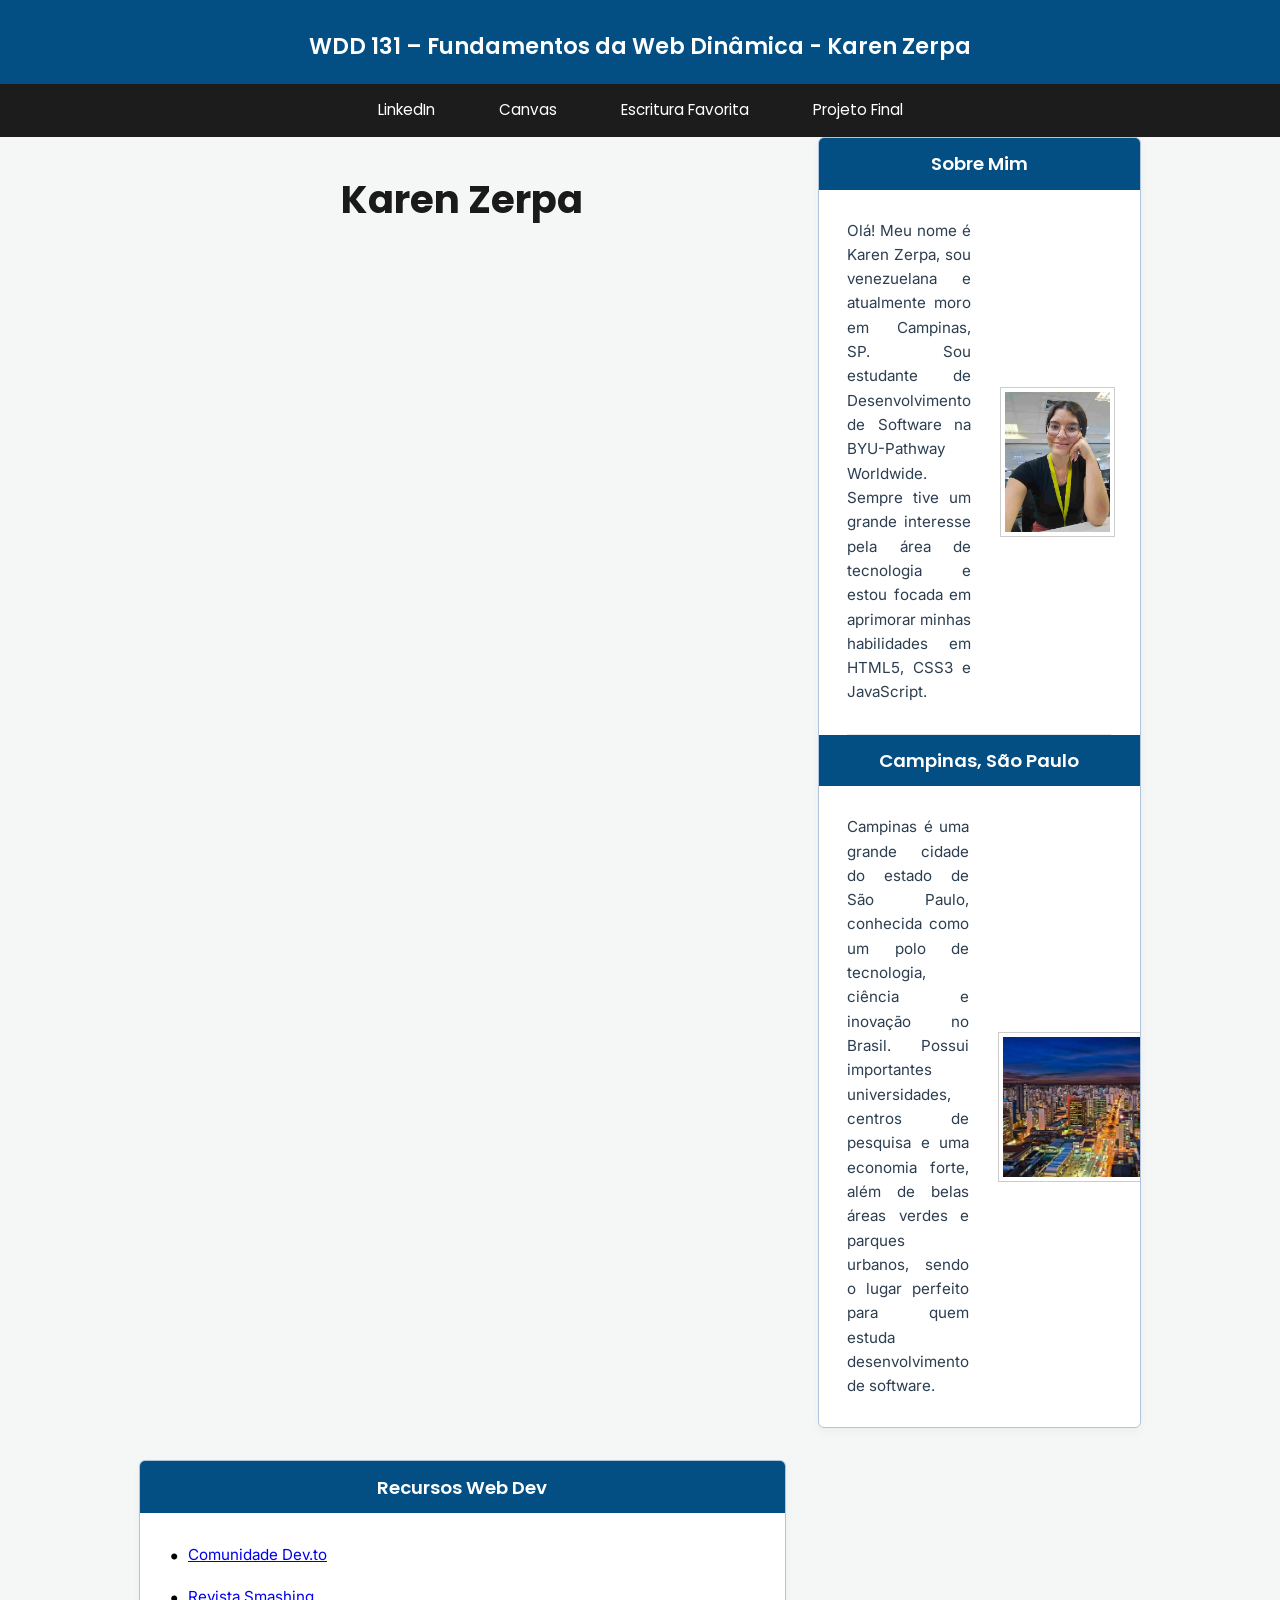
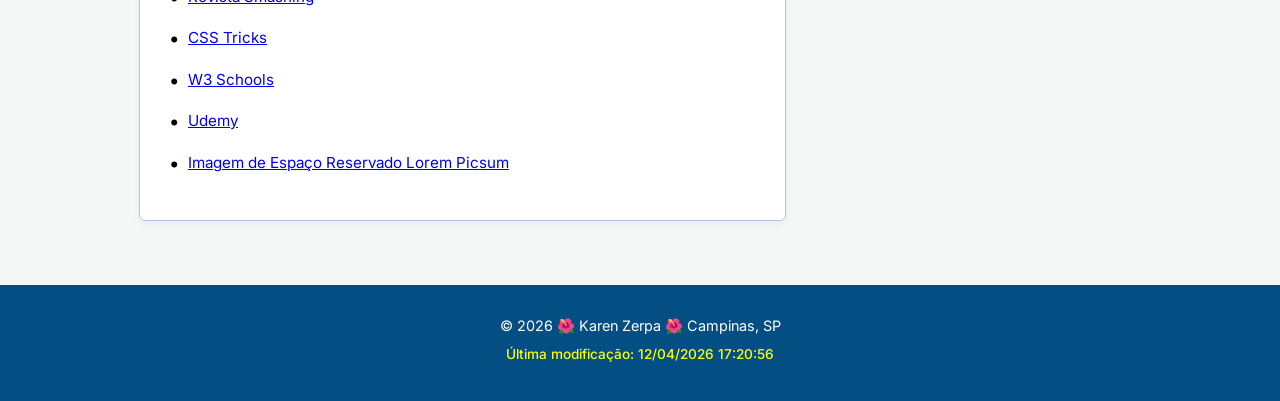
<file: index.html>
<!DOCTYPE html>
<html lang="pt-BR">
<head>
    <meta charset="UTF-8">
    <meta name="viewport" content="width=device-width, initial-scale=1.0">
    <title>WDD 131 – Fundamentos da Web Dinâmica - Karen Zerpa</title>
    <meta name="description" content="WDD 131: Fundamentos da Web Dinâmica desenvolvido por Karen Zerpa. Página focada em aprendizado de desenvolvimento web, HTML, CSS e JavaScript.">
    <meta name="author" content="Karen Nikol Zerpa Rivas">
    
    <link rel="preconnect" href="https://fonts.googleapis.com">
    <link rel="preconnect" href="https://fonts.gstatic.com" crossorigin>
    <link href="https://fonts.googleapis.com/css2?family=Inter:wght@300;400;500;600;700&family=Poppins:wght@300;400;500;600;700&display=swap" rel="stylesheet">
    
    <link rel="stylesheet" href="estilos/base.css">
    
    <script src="scripts/obterdatas.js" defer></script>
</head>
<body>

    <header>
        <span id="course-title">WDD 131 – Fundamentos da Web Dinâmica - Karen Zerpa</span>
        <nav>
            <ul>
                <li><a href="https://www.linkedin.com/in/karen-nikol-zerpa-377b66398?utm_source=share_via&utm_content=profile&utm_medium=member_android" target="_blank">LinkedIn</a></li>
                <li><a href="https://byupw.instructure.com/" target="_blank">Canvas</a></li>
                <li><a href="https://www.churchofjesuschrist.org/study/scriptures/bofm/mosiah/2?lang=spa&id=p41#p41" target="_blank">Escritura Favorita</a></li>
                <li><a href="https://nikolzerparivas-a11y.github.io/wdd130/index.html" target="_blank">Projeto Final</a></li>
            </ul>
        </nav>
    </header>

    <main>
        <h1 class="main-title">Karen Zerpa</h1>
        
        <section class="card">
            <h2>Sobre Mim</h2>
            <div class="profile-content">
                <p>Olá! Meu nome é Karen Zerpa, sou venezuelana e atualmente moro em Campinas, SP. Sou estudante de Desenvolvimento de Software na BYU-Pathway Worldwide. Sempre tive um grande interesse pela área de tecnologia e estou focada em aprimorar minhas habilidades em HTML5, CSS3 e JavaScript.</p>
                <img src="imagens/perfil.jpg" alt="Foto de perfil de Karen Zerpa" class="profile-img" width="150" height="150">
            </div>

            <hr class="divider">

            <h2>Campinas, São Paulo</h2>
            <div class="location-content">
                <p>Campinas é uma grande cidade do estado de São Paulo, conhecida como um polo de tecnologia, ciência e inovação no Brasil. Possui importantes universidades, centros de pesquisa e uma economia forte, além de belas áreas verdes e parques urbanos, sendo o lugar perfeito para quem estuda desenvolvimento de software.</p>
                <img src="imagens/objetivos.jpg" alt="Ilustração ou foto de Campinas" class="location-img" width="150" height="150">
            </div>
        </section>

        <section class="card resources-card">
            <h2>Recursos Web Dev</h2>
            <ul>
                <li><a href="https://dev.to" target="_blank">Comunidade Dev.to</a></li>
                <li><a href="https://smashingmagazine.com" target="_blank">Revista Smashing</a></li>
                <li><a href="https://css-tricks.com" target="_blank">CSS Tricks</a></li>
                <li><a href="https://w3schools.com" target="_blank">W3 Schools</a></li>
                <li><a href="https://udemy.com" target="_blank">Udemy</a></li>
                <li><a href="https://picsum.photos" target="_blank">Imagem de Espaço Reservado Lorem Picsum</a></li>
            </ul>
        </section>
    </main>

    <footer>
        <p>&copy; <span id="anoatual"></span> 🌺 Karen Zerpa 🌺 Campinas, SP</p>
        <p id="ultimaModificacao" class="highlight-date"></p>
    </footer>

</body>
</html>
</file>
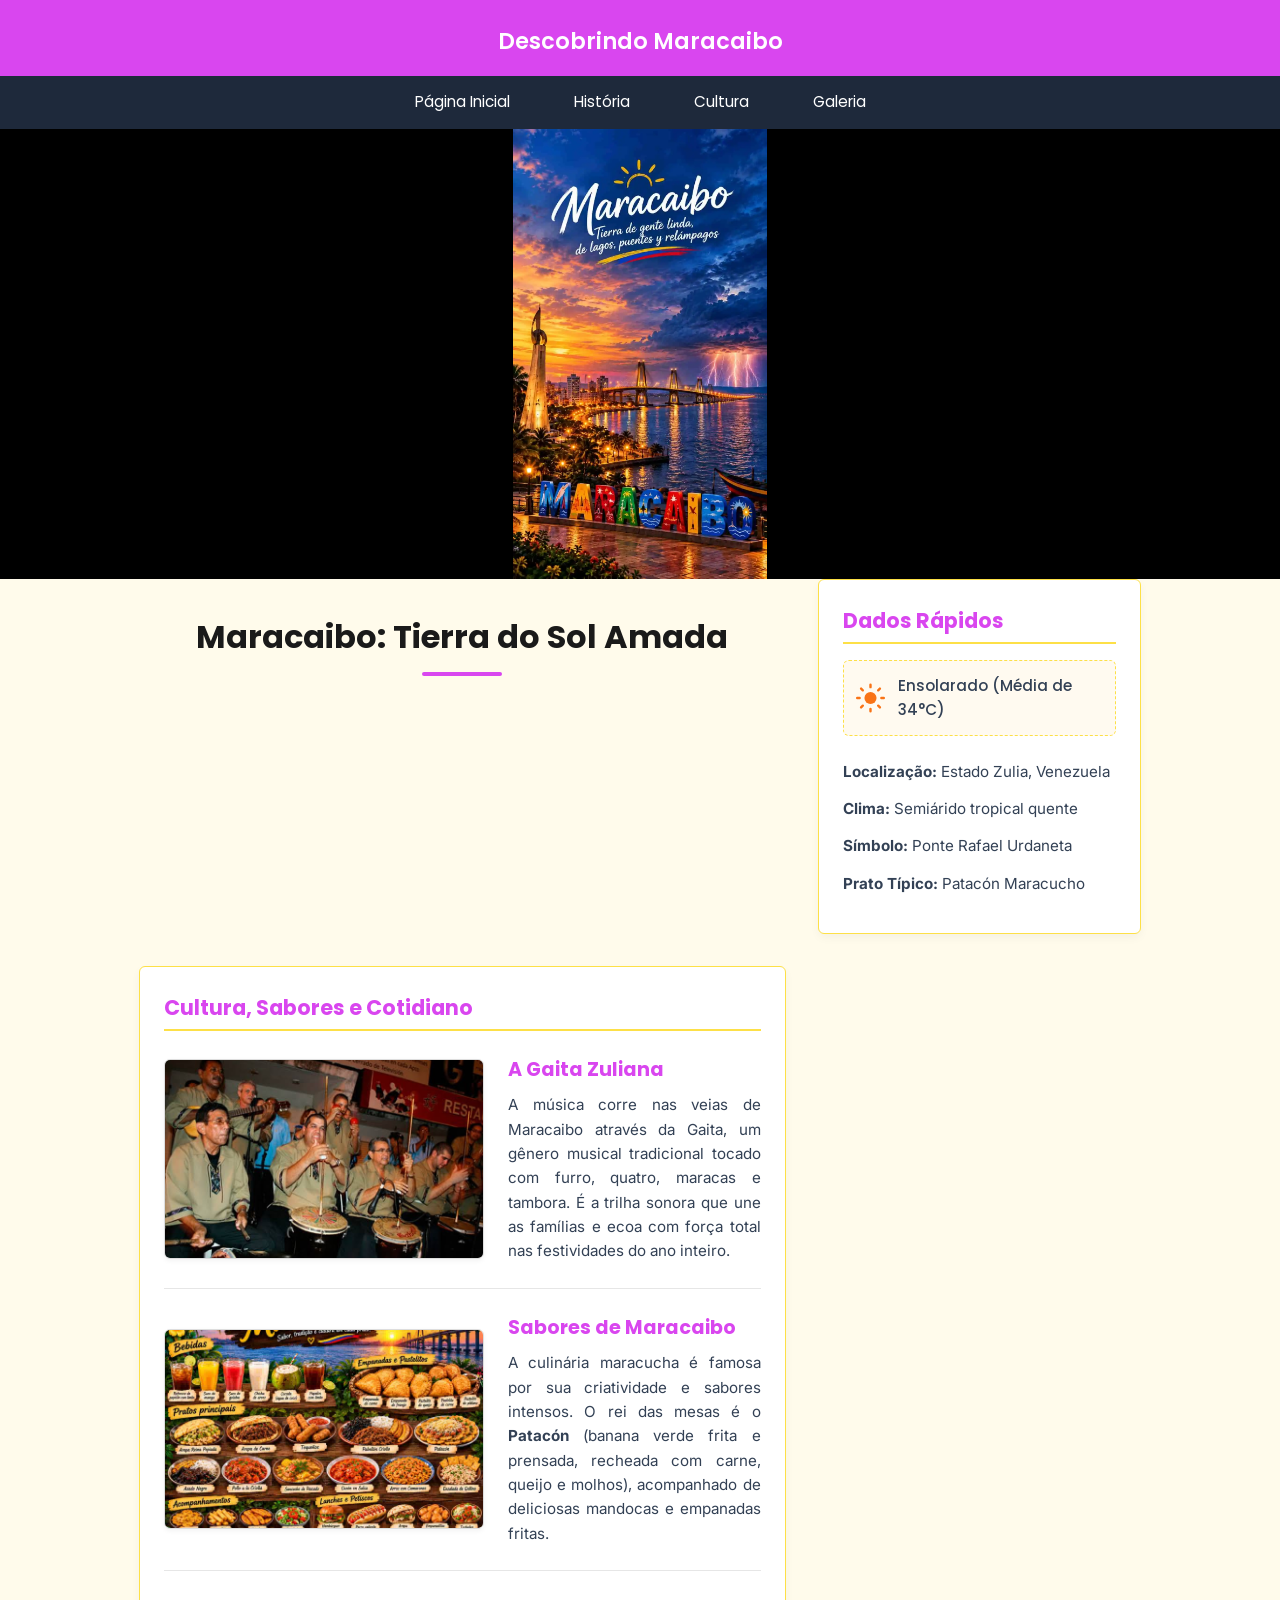
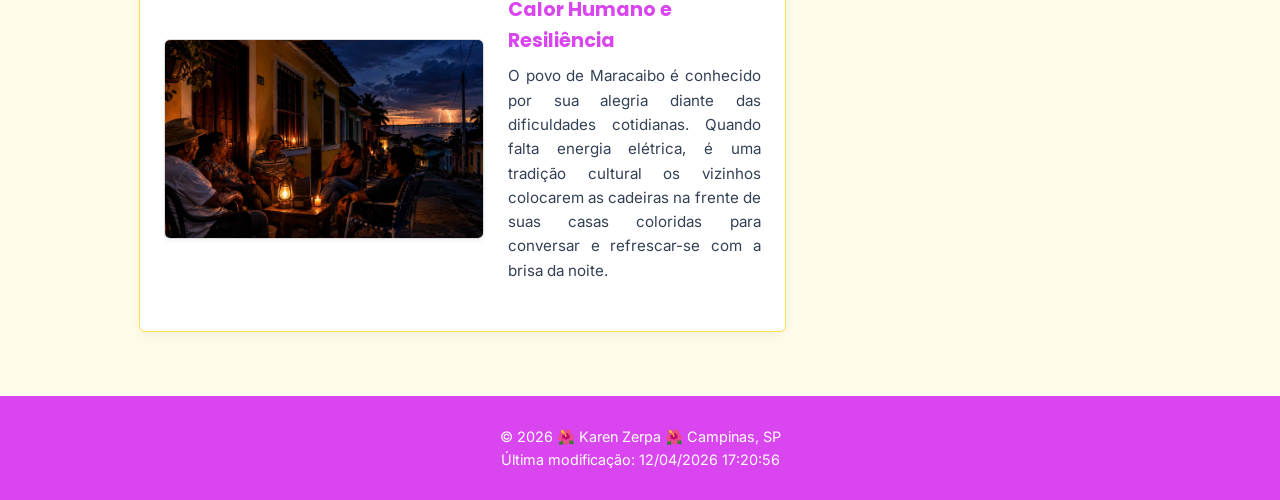
<file: local.html>
<!DOCTYPE html>
<html lang="pt-BR">
<head>
    <meta charset="UTF-8">
    <meta name="viewport" content="width=device-width, initial-scale=1.0">
    <title>WDD 131 – Maracaibo: História e Cultura - Karen Zerpa</title>
    <meta name="description" content="Página sobre a cidade de Maracaibo, Venezuela. Conheça sua rica história, cultura vibrante, clima e pontos turísticos. Desenvolvido para o curso WDD 131.">
    <meta name="author" content="Karen Nikol Zerpa Rivas">
    
    <link rel="preconnect" href="https://fonts.googleapis.com">
    <link rel="preconnect" href="https://fonts.gstatic.com" crossorigin>
    <link href="https://fonts.googleapis.com/css2?family=Inter:wght@400;500&family=Poppins:wght@600;700&display=swap" rel="stylesheet">

    <link rel="stylesheet" href="estilos/local.css">
    
    <script src="scripts/local.js" defer></script>
</head>

<body>

    <header>
        <span id="course-title">Descobrindo Maracaibo</span>
        <button id="menu-button" aria-label="Alternar menu">☰</button>
        <nav>
            <ul id="menu-links">
                <li><a href="#">Página Inicial</a></li>
                <li><a href="#">História</a></li>
                <li><a href="#">Cultura</a></li>
                <li><a href="#">Galeria</a></li>
            </ul>
        </nav>
    </header>

    <picture class="hero-container">
        <source media="(min-width: 768px)" srcset="imagens/maracaibo-grande.webp">
        <img src="imagens/maracaibo-pequena.webp" alt="Bela vista do Lago de Maracaibo e sua famosa ponte" class="hero-img" loading="eager">
    </picture>

    <main>
        <h1 class="main-title">Maracaibo: Tierra do Sol Amada</h1>
        
        <section class="card resources-card">
            <h2>Dados Rápidos</h2>
            
            <div class="clima-container">
                <svg xmlns="http://www.w3.org/2000/svg" viewBox="0 0 24 24" class="clima-icon" aria-hidden="true">
                    <circle cx="12" cy="12" r="5" fill="#f97316"/>
                    <path d="M12 1v2M12 21v2M4.22 4.22l1.42 1.42M18.36 18.36l1.42 1.42M1 12h2M21 12h2M4.22 19.78l1.42-1.42M18.36 5.64l1.42-1.42" stroke="#f97316" stroke-width="2" stroke-linecap="round"/>
                </svg>
                <span class="clima-info">Ensolarado (Média de 34°C)</span>
            </div>

            <ul>
                <li><strong>Localização:</strong> Estado Zulia, Venezuela</li>
                <li><strong>Clima:</strong> Semiárido tropical quente</li>
                <li><strong>Símbolo:</strong> Ponte Rafael Urdaneta</li>
                <li><strong>Prato Típico:</strong> Patacón Maracucho</li>
            </ul>
        </section> 

        <section class="card text-card">
            <h2>Cultura, Sabores e Cotidiano</h2>
        
            <div class="bloco-alternado">
                <div class="texto-bloco">
                    <h3>A Gaita Zuliana</h3>
                    <p>A música corre nas veias de Maracaibo através da Gaita, um gênero musical tradicional tocado com furro, quatro, maracas e tambora. É a trilha sonora que une as famílias e ecoa com força total nas festividades do ano inteiro.</p>
                </div>
                <img src="imagens/gaita-zuliana.jpg" alt="Músicos tocando Gaita Zuliana tradicional" class="cidade-img" width="300" height="200" loading="lazy">
            </div>

            <hr class="divider">

            <div class="bloco-alternado">
                <div class="texto-bloco">
                    <h3>Sabores de Maracaibo</h3>
                    <p>A culinária maracucha é famosa por sua criatividade e sabores intensos. O rei das mesas é o <strong>Patacón</strong> (banana verde frita e prensada, recheada com carne, queijo e molhos), acompanhado de deliciosas mandocas e empanadas fritas.</p>
                </div>
                <img src="imagens/comida-maracucha.jpg" alt="Menu de comidas maracuchas" class="cidade-img" width="300" height="200" loading="lazy">
            </div>

            <hr class="divider">

            <div class="bloco-alternado">
                <div class="texto-bloco">
                    <h3>Calor Humano e Resiliência</h3>
                    <p>O povo de Maracaibo é conhecido por sua alegria diante das dificuldades cotidianas. Quando falta energia elétrica, é uma tradição cultural os vizinhos colocarem as cadeiras na frente de suas casas coloridas para conversar e refrescar-se com a brisa da noite.</p>
                </div>
                <img src="imagens/frente-casa.jpg" alt="Moradores conversando sentados na frente de casa" class="cidade-img" width="300" height="200" loading="lazy">
            </div>
        </section> 
    </main>

    <footer>
        <p>&copy; <span id="anoatual"></span> 🌺 Karen Zerpa 🌺 Campinas, SP</p>
        <p id="ultimaModificacao" class="highlight-date"></p>
    </footer>

</body>
</html>
</file>
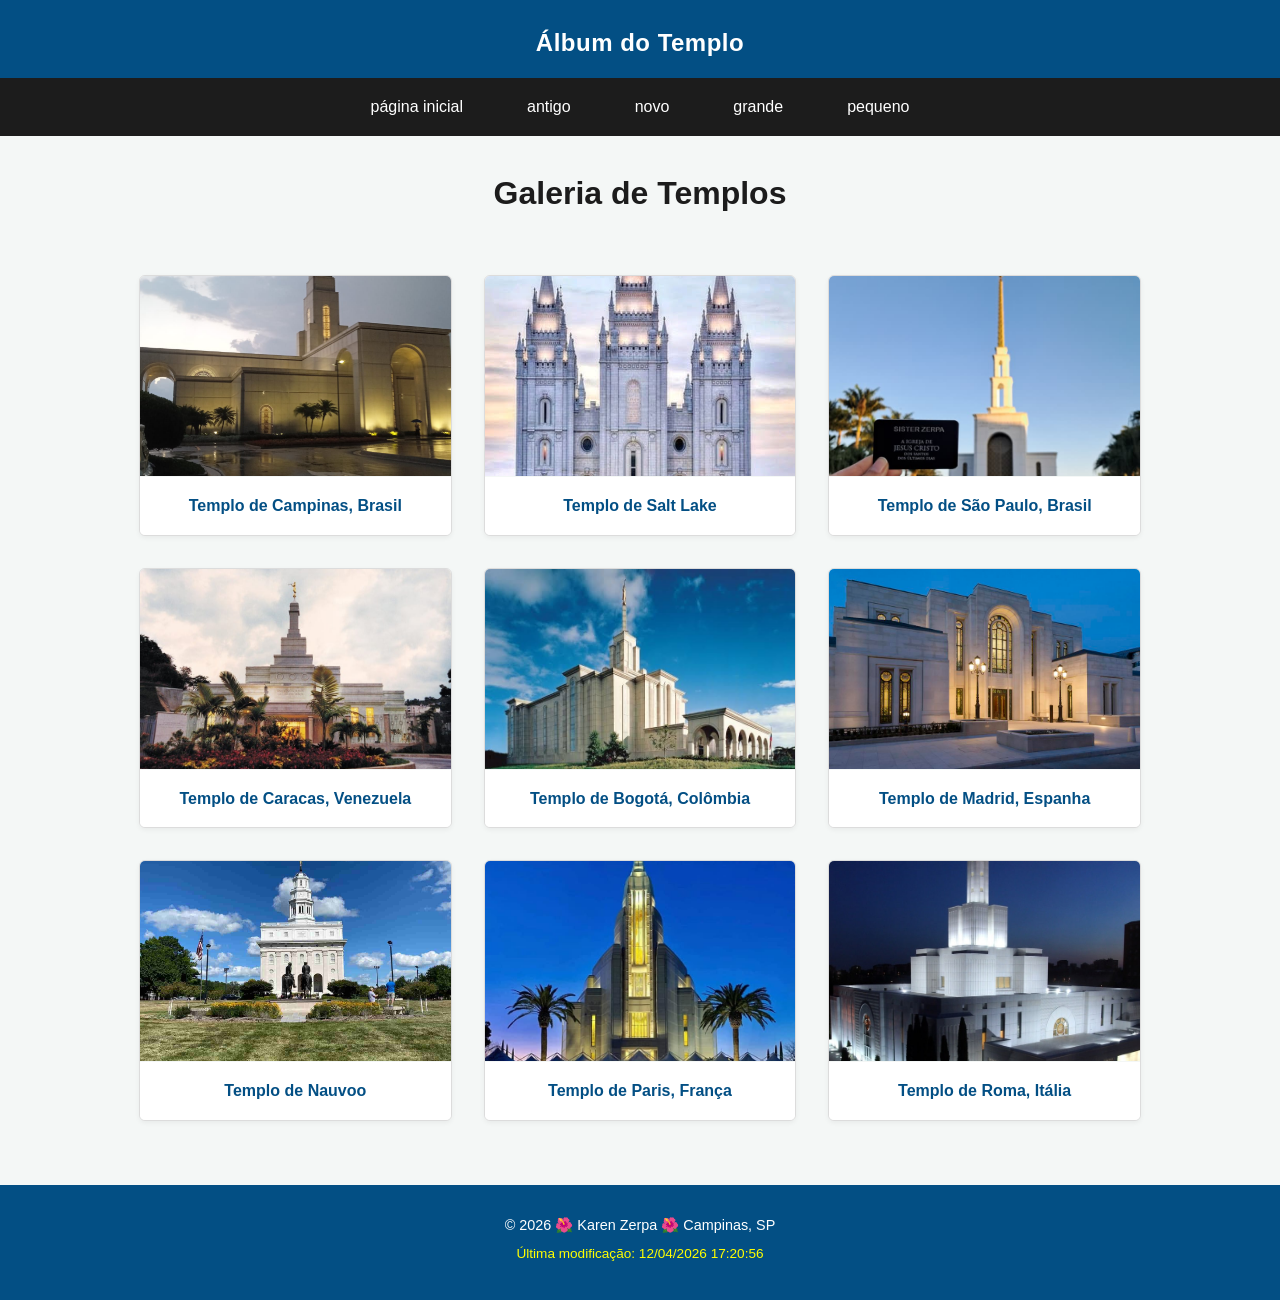
<file: templos.html>
<!DOCTYPE html>
<html lang="pt-BR">
<head>
    <meta charset="UTF-8">
    <meta name="viewport" content="width=device-width, initial-scale=1.0">
    <title>WDD 131 – Álbum de Templos - Karen Zerpa</title>
    <meta name="description" content="Página de Álbum de Templos desenvolvida para o curso WDD 131, praticando estruturas HTML avançadas, componentes mobile-first e exibições dinâmicas.">
    <meta name="author" content="Karen Nikol Zerpa Rivas">
    
    <link rel="preconnect" href="https://fonts.googleapis.com">
    <link rel="preconnect" href="https://fonts.gstatic.com" crossorigin>
    <link href="https://fonts.googleapis.com/css2?family=Roboto:wght@300;400;500;700&display=swap" rel="stylesheet">

    <link rel="stylesheet" href="estilos/templos.css">
    <link rel="stylesheet" href="estilos/templos-grande.css" media="screen and (min-width: 768px)">
    
    <script src="scripts/templos.js" defer></script>
</head>
<body>

    <header>
        <span id="course-title">Álbum do Templo</span>
        <button id="menu-button" aria-label="Alternar menu">☰</button>
        <nav>
            <ul id="menu-links">
                <li><a href="#">página inicial</a></li>
                <li><a href="#">antigo</a></li>
                <li><a href="#">novo</a></li>
                <li><a href="#">grande</a></li>
                <li><a href="#">pequeno</a></li>
            </ul>
        </nav>
    </header>

    <main>
        <h1 class="main-title">Galeria de Templos</h1>
        
        <div class="temples-grid">
            
            <figure class="temple-card">
                <img src="imagens/templo1.jpeg" alt="Templo de Campinas" width="400" height="250" loading="lazy">
                <figcaption>Templo de Campinas, Brasil</figcaption>
            </figure>

            <figure class="temple-card">
                <img src="imagens/templo2.jpeg" alt="Templo de Salt Lake" width="400" height="250" loading="lazy">
                <figcaption>Templo de Salt Lake</figcaption>
            </figure>

            <figure class="temple-card">
                <img src="imagens/templo3.jpeg" alt="Templo de São Paulo" width="400" height="250" loading="lazy">
                <figcaption>Templo de São Paulo, Brasil</figcaption>
            </figure>

            <figure class="temple-card">
                <img src="imagens/templo4.jpeg" alt="Templo de Manti" width="400" height="250" loading="lazy">
                <figcaption>Templo de Caracas, Venezuela</figcaption>
            </figure>

            <figure class="temple-card">
                <img src="imagens/templo5.jpeg" alt="Templo de Logan" width="400" height="250" loading="lazy">
                <figcaption>Templo de Bogotá, Colômbia</figcaption>
            </figure>

            <figure class="temple-card">
                <img src="imagens/templo6.jpeg" alt="Templo de Provo" width="400" height="250" loading="lazy">
                <figcaption>Templo de Madrid, Espanha</figcaption>
            </figure>

            <figure class="temple-card">
                <img src="imagens/templo7.jpg" alt="Templo de Nauvoo" width="400" height="250" loading="lazy">
                <figcaption>Templo de Nauvoo</figcaption>
            </figure>

            <figure class="temple-card">
                <img src="imagens/templo8.jpeg" alt="Templo de Paris" width="400" height="250" loading="lazy">
                <figcaption>Templo de Paris, França</figcaption>
            </figure>

            <figure class="temple-card">
                <img src="imagens/templo9.jpg" alt="Templo de Roma" width="400" height="250" loading="lazy">
                <figcaption>Templo de Roma, Itália</figcaption>
            </figure>

        </div>
    </main>

    <footer>
        <p>&copy; <span id="anoatual"></span> 🌺 Karen Zerpa 🌺 Campinas, SP</p>
        <p id="ultimaModificacao" class="highlight-date"></p>
    </footer>

</body>
</html>
</file>
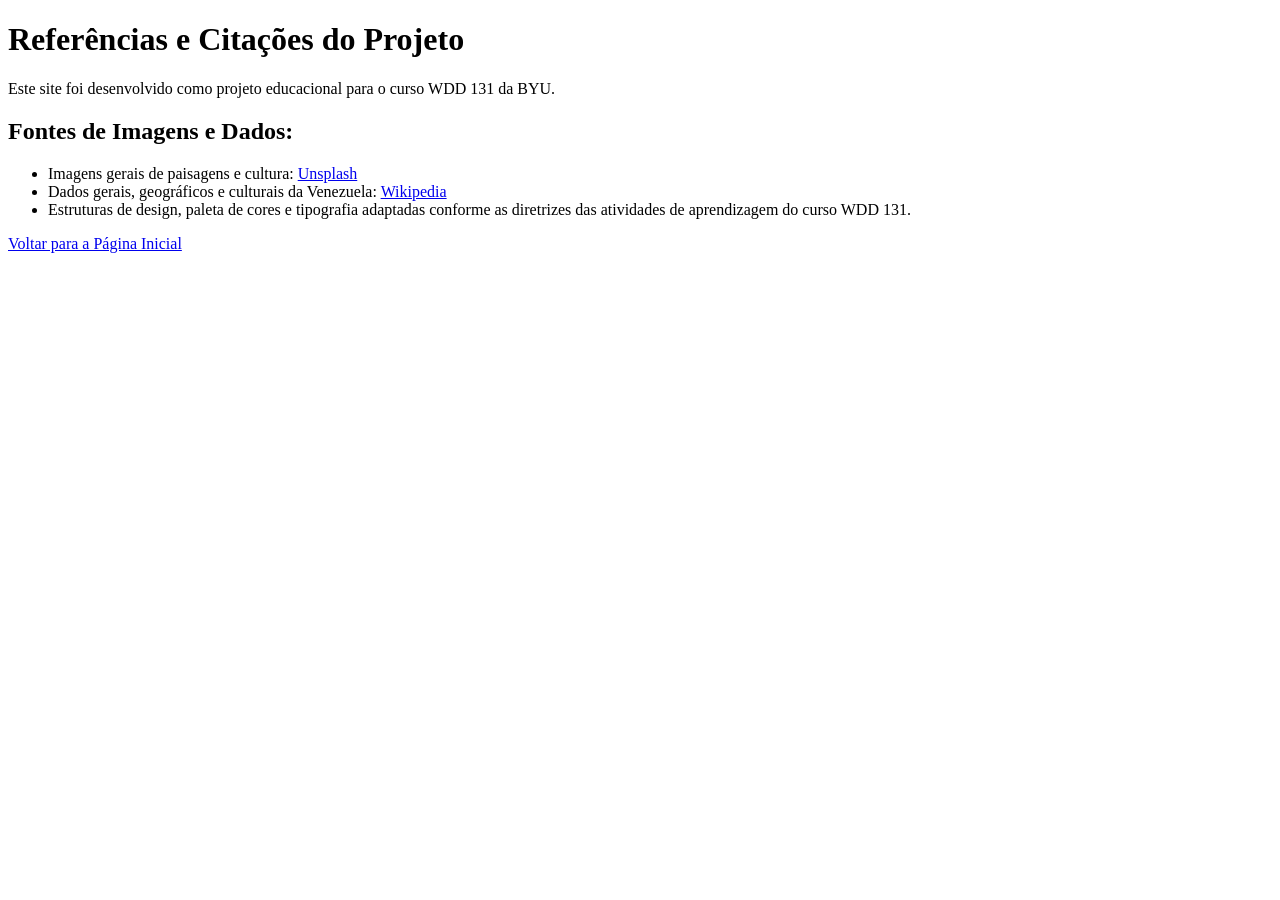
<file: projeto/referencias.html>
<!DOCTYPE html>
<html lang="pt-BR">
<head>
    <meta charset="UTF-8">
    <meta name="viewport" content="width=device-width, initial-scale=1.0">
    <title>Referências e Citações - Projeto Final</title>
</head>
<body>
    <h1>Referências e Citações do Projeto</h1>
    <p>Este site foi desenvolvido como projeto educacional para o curso WDD 131 da BYU.</p>
    
    <h2>Fontes de Imagens e Dados:</h2>
    <ul>
        <li>Imagens gerais de paisagens e cultura: <a href="https://unsplash.com" target="_blank">Unsplash</a></li>
        <li>Dados gerais, geográficos e culturais da Venezuela: <a href="https://wikipedia.org" target="_blank">Wikipedia</a></li>
        <li>Estruturas de design, paleta de cores e tipografia adaptadas conforme as diretrizes das atividades de aprendizagem do curso WDD 131.</li>
    </ul>

    <p><a href="planejamentodosite.html">Voltar para a Página Inicial</a></p>
</body>
</html>
</file>
<file: estilos/base.css>
:root {
    --primary-color: #034f84;    
    --secondary-color: #1c1c1c;  
    --text-color: #2c3e50;       
    --bg-color: #f4f7f6;         
    --card-border: #b0c4de;      
}

* {
    margin: 0;
    padding: 0;
    box-sizing: border-box;
}

body {
    font-family: 'Inter', sans-serif;
    background-color: var(--bg-color);
    color: var(--text-color);
    line-height: 1.6;
}

header {
    background-color: var(--primary-color);
    color: white;
    text-align: center;
    padding: 1.8rem 0 0 0;
}

header #course-title {
    display: block; 
    font-family: 'Poppins', sans-serif;
    font-size: 1.4rem;
    font-weight: 600;
    margin-bottom: 1.2rem;
    padding: 0 1rem;
}

nav {
    background-color: var(--secondary-color);
}

nav ul {
    display: flex;
    justify-content: center;
    list-style: none;
    flex-wrap: wrap;
}

nav a {
    color: #ffffff;
    text-decoration: none;
    padding: 0.9rem 2rem;
    display: inline-block;
    font-family: 'Poppins', sans-serif;
    font-size: 0.95rem;
    transition: background 0.3s;
}

nav a:hover {
    background-color: #34495e; 
}

.main-title {
    text-align: center;
    font-family: 'Poppins', sans-serif;
    font-size: 2.4rem;
    margin: 2rem 0;
    color: #1a1a1a;
}

main {
    max-width: 1050px;
    margin: 0 auto 4rem auto;
    padding: 0 1.5rem;
    display: grid;
    grid-template-columns: 2fr 1fr; 
    gap: 2rem; 
}

.card {
    background-color: #ffffff;
    border: 1px solid var(--card-border);
    border-radius: 6px;
    overflow: hidden;
    box-shadow: 0 4px 10px rgba(0,0,0,0.04);
}

.card h2 {
    background-color: var(--primary-color);
    color: white;
    font-family: 'Poppins', sans-serif;
    font-size: 1.15rem;
    font-weight: 600;
    text-align: center;
    padding: 0.7rem;
}

.profile-content, .location-content {
    display: flex;
    padding: 1.8rem;
    gap: 1.8rem;
    align-items: center;
}

.profile-content p, .location-content p {
    flex: 1;
    font-size: 0.95rem;
    text-align: justify;
}

.profile-img, .location-img {
    width: 150px;
    height: 150px;
    object-fit: cover;
    border: 1px solid #ccc;
    padding: 4px;
    background: white;
}

.divider {
    border: 0;
    border-top: 1px solid #e6e6e6;
    margin: 0 1.8rem;
}

.resources-card ul {
    list-style: none;
    padding: 1.8rem;
}

.resources-card li {
    margin-bottom: 1rem;
    position: relative;
    padding-left: 1.2rem;
}

.resources-card li::before {
    content: "•";
    position: absolute;
    left: 0;
    color: black;
    font-size: 1.2rem;
    top: -2px;
}

.resources-card a {
    color: #0000ee;
    text-decoration: underline;
    font-size: 0.95rem;
}

.resources-card a:hover {
    color: #551a8b;
}

footer {
    background-color: var(--primary-color);
    color: white;
    text-align: center;
    padding: 1.8rem;
    font-size: 0.9rem;
}

footer p {
    margin-bottom: 0.4rem;
}

.highlight-date {
    color: #ffff00; 
    font-size: 0.85rem;
    font-weight: 500;
}

@media (max-width: 768px) {
    main {
        grid-template-columns: 1fr;
    }
    .profile-content, .location-content {
        flex-direction: column;
        text-align: center;
    }
    nav ul {
        flex-direction: column;
    }
    nav a {
        width: 100%;
        text-align: center;
        padding: 0.7rem;
    }
}
</file>
<file: estilos/local.css>
:root {
    --primary-color: #d946ef;    
    --secondary-color: #1e293b;  
    --accent-color: #f97316;     
    --text-color: #334155;       
    --bg-color: #fffbeb;         
    --card-bg: #ffffff;          
    --border-color: #fde047;     
}

* {
    margin: 0;
    padding: 0;
    box-sizing: border-box;
}

body {
    font-family: 'Inter', sans-serif;
    background-color: var(--bg-color);
    color: var(--text-color);
    line-height: 1.6;
}

header {
    background-color: var(--primary-color);
    color: white;
    text-align: center;
    padding: 1.5rem 0 0 0;
}

header #course-title {
    display: block;
    font-family: 'Poppins', sans-serif;
    font-size: 1.4rem;
    font-weight: 600;
    margin-bottom: 1rem;
}

#menu-button {
    display: block;            
    background: none;
    border: none;
    color: white;
    font-size: 2rem;
    cursor: pointer;
    padding: 0.5rem 1rem;
    margin: 0 auto 0.5rem auto; 
}

nav {
    background-color: var(--secondary-color);
}

nav ul {
    display: none; 
    flex-direction: column;
    list-style: none;
    width: 100%;
}

nav ul.open {
    display: flex; 
}

nav a {
    color: #ffffff;
    text-decoration: none;
    padding: 0.9rem 2rem;
    display: inline-block;
    font-family: 'Poppins', sans-serif;
    font-size: 0.95rem;
    width: 100%;
    text-align: center;
}

nav a:hover {
    background-color: var(--accent-color); 
}

.hero-img {
    width: 100%;
    height: auto;          
    max-height: 450px;     
    object-fit: contain;   
    display: block;
    background-color: #000; 
}

.main-title {
    text-align: center;
    font-family: 'Poppins', sans-serif;
    font-size: 2rem;
    margin: 2rem 0 1rem 0;
    color: #1a1a1a;
}

.main-title::after {
    content: '';
    display: block;
    width: 80px;                  
    height: 4px;                 
    background-color: var(--primary-color); 
    margin: 0.6rem auto 0 auto;  
    border-radius: 2px;
}              

main {
    max-width: 1050px;
    margin: 0 auto 4rem auto;
    padding: 0 1.5rem;
    display: grid;
    grid-template-columns: 1fr; 
    gap: 1.5rem; 
}

.card {
    background-color: var(--card-bg);
    border: 1px solid var(--border-color);
    border-radius: 6px;
    overflow: hidden;
    padding: 1.5rem;
    box-shadow: 0 4px 10px rgba(0,0,0,0.04);
}

.card h2 {
    color: var(--primary-color);
    font-family: 'Poppins', sans-serif;
    font-size: 1.3rem;
    margin-bottom: 1rem;
    border-bottom: 2px solid var(--border-color);
    padding-bottom: 0.3rem;
}

.divider {
    border: 0;
    border-top: 1px solid #e6e6e6;
    margin: 1.5rem 0;
}

.resources-card ul {
    list-style: none;
}

.resources-card li {
    margin-bottom: 0.8rem;
    font-size: 0.95rem;
}

.bloco-alternado {
    display: flex;
    flex-direction: column;
    gap: 1.5rem;
    align-items: center;
    margin: 1.5rem 0;
    width: 100%;
}

.texto-bloco {
    flex: 1;
    width: 100%;
}

.texto-bloco h3 {
    font-family: 'Poppins', sans-serif;
    color: var(--primary-color);
    margin-bottom: 0.5rem;
    font-size: 1.2rem;
}

.texto-bloco p {
    font-size: 0.95rem;
    text-align: justify;
}

.cidade-img {
    width: 100%;
    max-width: 320px;
    height: 200px;
    object-fit: cover;
    border-radius: 6px;
    border: 1px solid #ddd;
    box-shadow: 0 2px 5px rgba(0,0,0,0.05);
}

.clima-container {
    display: flex;
    align-items: center;
    gap: 0.8rem;
    background-color: #fffaf0; 
    padding: 0.8rem;
    border-radius: 6px;
    border: 1px dashed var(--border-color);
    margin-bottom: 1.5rem;
}

.clima-icon {
    width: 32px;
    height: 32px;
    animation: spin 20s linear infinite; 
}

.clima-info {
    font-family: 'Poppins', sans-serif;
    font-weight: 500;
    font-size: 0.95rem;
    color: var(--text-color);
}

@keyframes spin {
    from { transform: rotate(0deg); }
    to { transform: rotate(360deg); }
}

footer {
    background-color: var(--primary-color);
    color: white;
    text-align: center;
    padding: 1.8rem;
    font-size: 0.9rem;
    margin-top: auto;
}

@media (min-width: 768px) {
    #menu-button {
        display: none !important;
    }

    nav ul {
        display: flex !important;
        flex-direction: row;
        justify-content: center;
    }

    nav a {
        width: auto;
    }

    main {
        grid-template-columns: 2fr 1fr;
        gap: 2rem;
    }

    .bloco-alternado {
        flex-direction: row; 
        text-align: left;
    }

    .bloco-alternado:nth-child(even) {
        flex-direction: row-reverse;
    }
}
</file>
<file: estilos/templos.css>
:root {
    --primary-color: #034f84;     
    --secondary-color: #1c1c1c;   
    --text-color: #2c3e50;        
    --bg-color: #f4f7f6;         
    --card-bg: #ffffff;           
    --accent-color: #0077b6;      
    --border-color: #dcdcdc;
    --divider-color: #e6e6e6;
}

* {
    margin: 0;
    padding: 0;
    box-sizing: border-box;
}

body {
    font-family: 'Inter', sans-serif;
    background-color: var(--bg-color);
    color: var(--text-color);
    line-height: 1.6;
}

header {
    background-color: var(--primary-color);
    color: var(--card-bg);
    text-align: center;
    padding: 1.5rem 0 0 0;
}

header #course-title {
    display: block;
    font-family: 'Poppins', sans-serif;
    font-size: 1.5rem;
    font-weight: 700;
    margin-bottom: 1rem;
    letter-spacing: 0.5px;
}

#menu-button {
    display: block;            
    background: none;
    border: none;
    color: var(--card-bg);
    font-size: 2rem;
    cursor: pointer;
    padding: 0.5rem 1rem;
    margin: 0 auto 0.5rem auto; 
}

nav {
    background-color: var(--secondary-color);
}

nav ul {
    display: none; 
    flex-direction: column;
    list-style: none;
    width: 100%;
}

nav ul.open {
    display: flex; 
}

nav a {
    color: var(--card-bg);
    text-decoration: none;
    padding: 0.8rem 1.5rem;
    display: block;
    font-family: 'Poppins', sans-serif;
    font-size: 1rem;
    text-align: center;
    transition: background 0.3s ease, color 0.3s ease;
}

nav a:hover {
    background-color: var(--accent-color);
    color: var(--card-bg);
}

.main-title {
    text-align: center;
    font-family: 'Poppins', sans-serif;
    font-size: 2rem;
    margin: 2rem 0;
    color: var(--secondary-color);
}

main {
    max-width: 1050px;      
    margin: 0 auto 4rem auto; 
    padding: 0 1.5rem;
    display: grid;
    grid-template-columns: 1fr; 
    gap: 1.5rem;               
}

.card {
    background-color: var(--card-bg);
    border: 1px solid var(--border-color); 
    border-radius: 6px;
    overflow: hidden;
    box-shadow: 0 4px 10px rgba(0,0,0,0.04);
}

.card h2 {
    background-color: var(--primary-color);
    color: var(--card-bg);
    font-family: 'Poppins', sans-serif;
    font-size: 1.15rem;
    font-weight: 600;
    text-align: center;
    padding: 0.7rem;
}

.temples-grid {
    display: grid;
    grid-template-columns: 1fr; 
    gap: 1.5rem;               
}

.temple-card {
    background-color: var(--card-bg);
    border: 1px solid var(--border-color);
    border-radius: 6px;
    overflow: hidden;
    box-shadow: 0 2px 5px rgba(0,0,0,0.05);
    display: flex;
    flex-direction: column;
}

.temple-card img {
    width: 100%;
    height: 220px;
    object-fit: cover; 
    display: block;
    transition: transform 0.3s ease;
}

.temple-card:hover img {
    transform: scale(1.02);
}

.temple-card figcaption {
    font-family: 'Poppins', sans-serif;
    font-size: 1rem;
    font-weight: 600;
    color: var(--primary-color);
    padding: 1rem;
    text-align: center;
    background-color: var(--card-bg);
    border-top: 1px solid var(--bg-color);
}

.divider {
    border: 0;
    border-top: 1px solid var(--divider-color);
    margin: 0 1.8rem;
}

.resources-card ul {
    list-style: none;
    padding: 1.8rem;
}

.resources-card li {
    margin-bottom: 1rem;
    position: relative;
    padding-left: 1.2rem;
}

.resources-card li::before {
    content: "•";
    position: absolute;
    left: 0;
    color: var(--secondary-color);
    font-size: 1.2rem;
    top: -2px;
}

.resources-card a {
    color: var(--accent-color);
    text-decoration: underline;
    font-size: 0.95rem;
}

.resources-card a:hover {
    color: var(--primary-color);
}

footer {
    background-color: var(--primary-color);
    color: var(--card-bg);
    text-align: center;
    padding: 1.8rem;
    font-size: 0.9rem;
    margin-top: auto;
}

footer p {
    margin-bottom: 0.4rem;
}

.highlight-date {
    color: #ffff00; 
    font-size: 0.85rem;
    font-weight: 500;
}
</file>
<file: estilos/templos-grande.css>
@media (min-width: 768px) {

    nav ul {
        display: flex;
        flex-direction: row;
        justify-content: center;
    }

    nav a {
        padding: 1rem 2rem;      
    }

    .temples-grid {
        grid-template-columns: repeat(auto-fit, minmax(280px, 1fr));
        gap: 2rem; 
    }

    .temple-card img {
        height: 200px;
    }

    #menu-button {
        display: none;
    }
}
</file>
